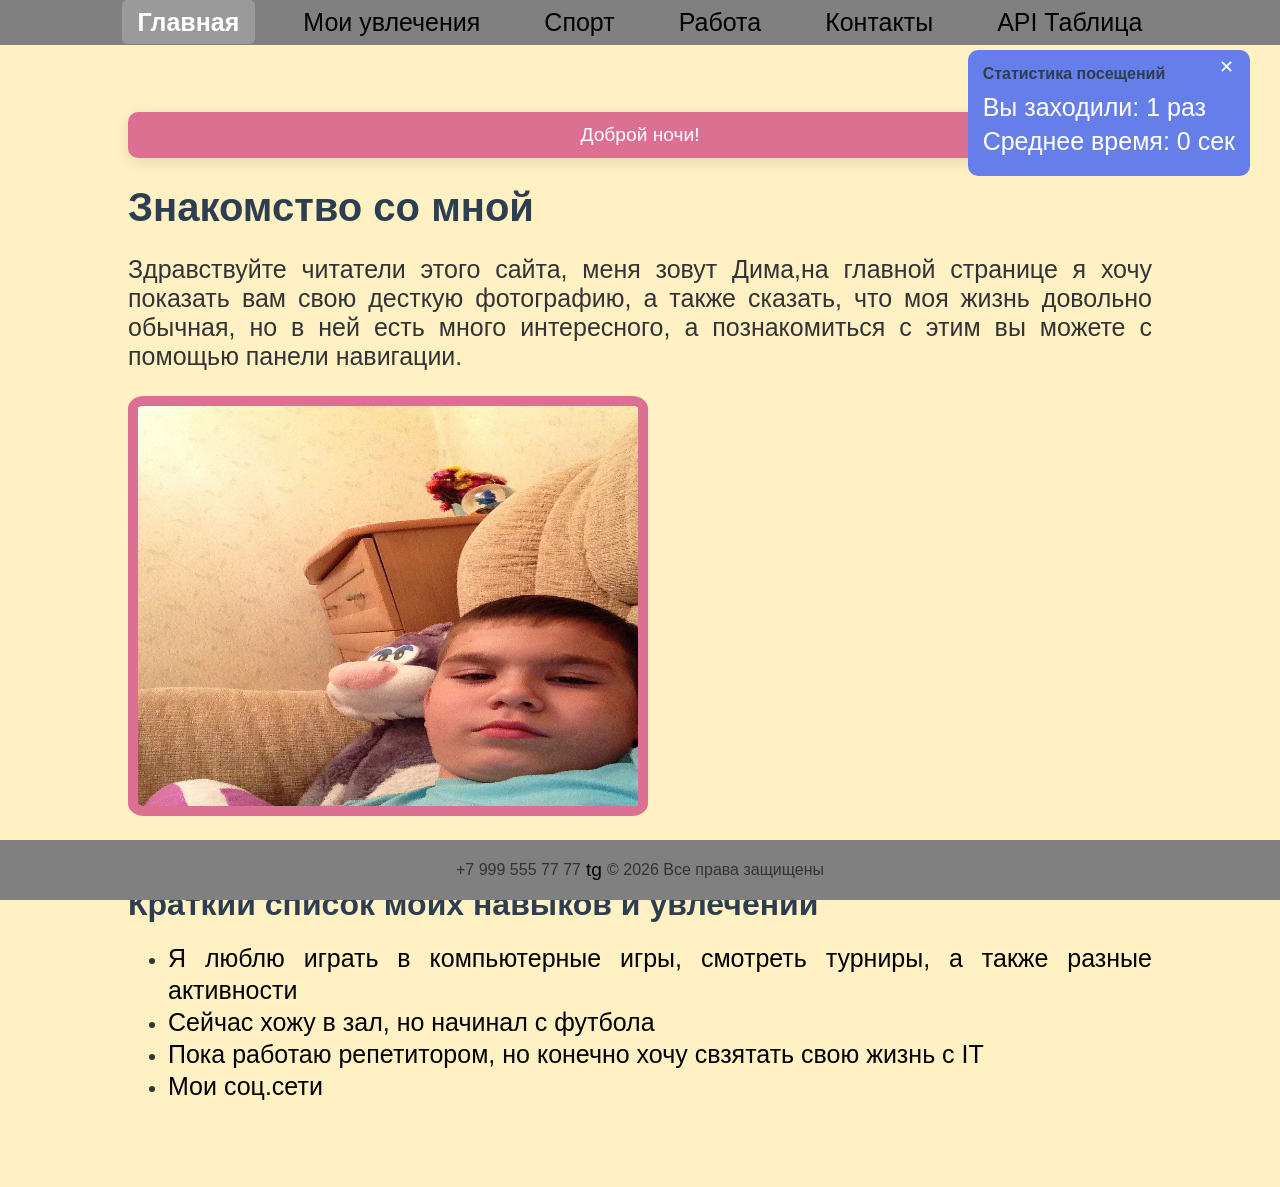
<file: index.html>
<!DOCTYPE html>
<html lang="en">

<head>
    <meta charset="UTF-8">
    <meta name="viewport" content="width=device-width, initial-scale=1.0">
    <link rel="stylesheet" href="./css/avtobio.css">
    <title>Автобиография</title>
</head>

<body>
    <div id="header-container"></div>

    <div class="container">
        <div id="user-greeting" class="greeting-box"></div>
        <div id="stats-window" class="stats-window">
            <h3>Статистика посещений</h3>
            <p>Вы заходили: <span id="visit-count">0</span> раз</p>
            <p>Среднее время: <span id="avg-time">0</span> сек</p>
            <button onclick="closeStats()">✕</button>
        </div>

        <h1>Знакомство со мной</h1>
        <header>
            <p>Здравствуйте читатели этого сайта, меня зовут Дима,на главной странице я хочу показать вам свою десткую
                фотографию, а также
                сказать, что моя жизнь довольно обычная, но в ней есть много интересного, а познакомиться с этим вы
                можете с
                помощью панели навигации.</p>

            <label><img src="./img/Я.jpeg" alt="моя детская фотка"> <br> На фотке я с зайцем, тут мне примерно 10
                лет.</label>
        </header>
        <h2>Краткий список моих навыков и увлечений</h2>
        <section>
            <ul>
                <li><a href="hobbi.html" class="nav">Я люблю играть в компьютерные игры, смотреть
                        турниры, а также разные активности </a></li>
                <li><a href="sport.html" class="nav" target="_blank">Сейчас хожу в зал, но начинал с футбола </a></li>
                <li><a href="work.html" class="nav">Пока работаю репетитором, но конечно хочу свзятать
                        свою жизнь с IT </a></li>
                <li><a href="contackts.html" class="nav">Мои соц.сети </a></li>
            </ul>
        </section>

    </div>

   <div id="footer-container"></div>
   
    <script type="module" src="./js/main.js"></script>
</body>

</html>
</file>
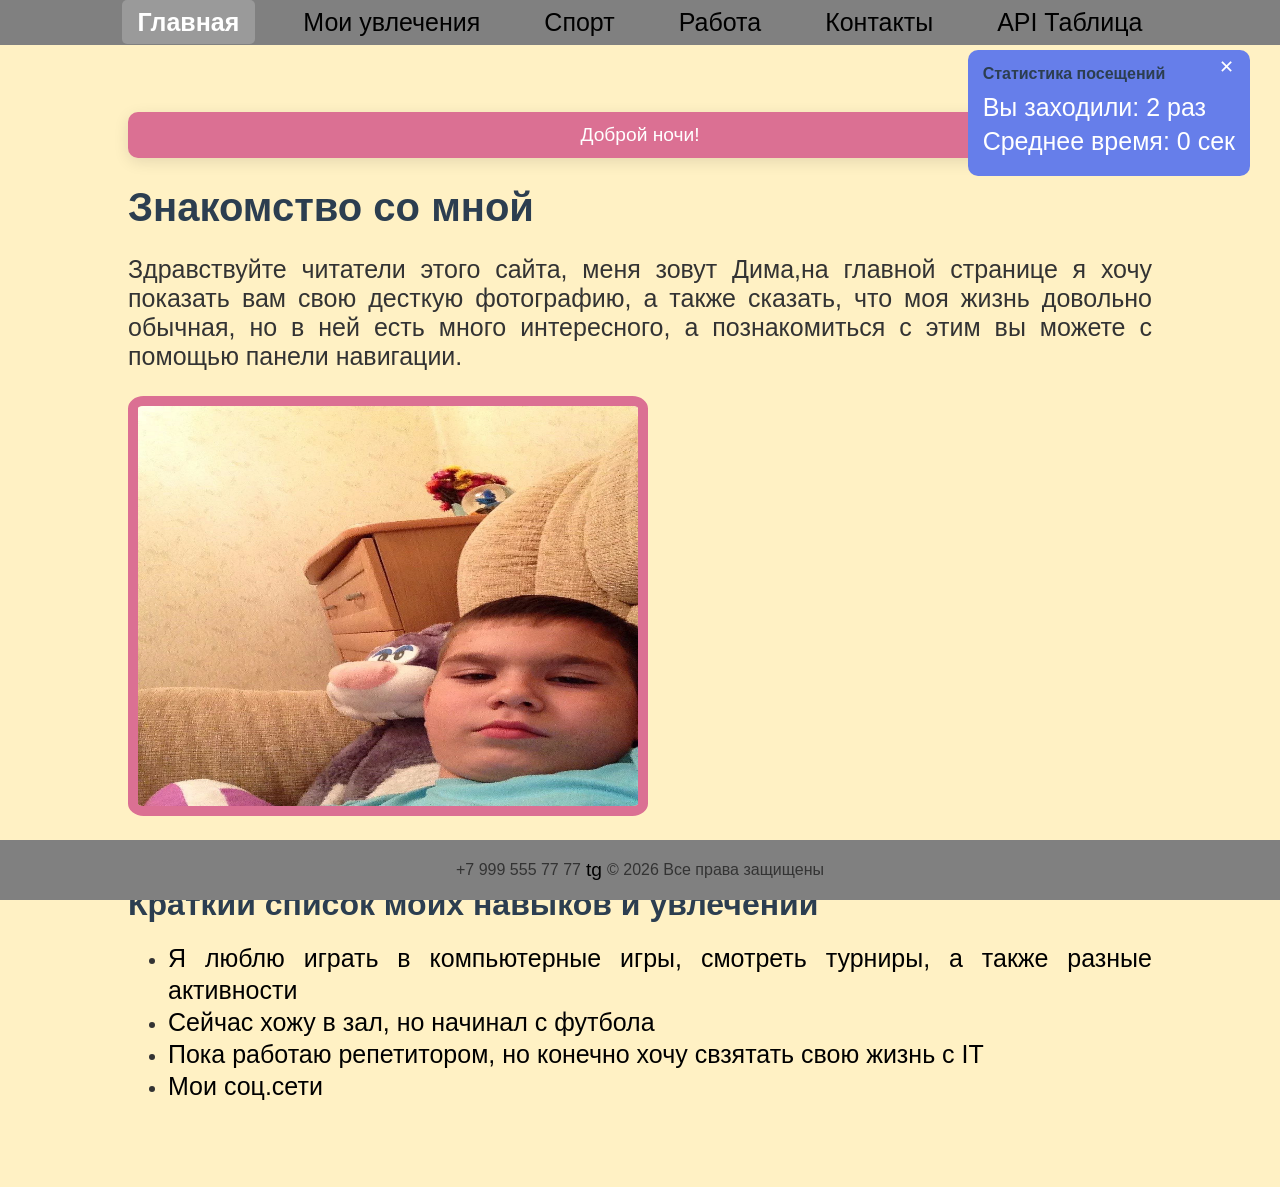
<file: html/index.html>
<!DOCTYPE html>
<html lang="en">

<head>
    <meta charset="UTF-8">
    <meta name="viewport" content="width=device-width, initial-scale=1.0">
    <link rel="stylesheet" href="../css/avtobio.css">
    <title>Автобиография</title>
</head>

<body>
    <div id="header-container"></div>

    <div class="container">
        <div id="user-greeting" class="greeting-box"></div>
        <div id="stats-window" class="stats-window">
            <h3>Статистика посещений</h3>
            <p>Вы заходили: <span id="visit-count">0</span> раз</p>
            <p>Среднее время: <span id="avg-time">0</span> сек</p>
            <button onclick="closeStats()">✕</button>
        </div>

        <h1>Знакомство со мной</h1>
        <header>
            <p>Здравствуйте читатели этого сайта, меня зовут Дима,на главной странице я хочу показать вам свою десткую
                фотографию, а также
                сказать, что моя жизнь довольно обычная, но в ней есть много интересного, а познакомиться с этим вы
                можете с
                помощью панели навигации.</p>

            <label><img src="../img/Я.jpeg" alt="моя детская фотка"> <br> На фотке я с зайцем, тут мне примерно 10
                лет.</label>
        </header>
        <h2>Краткий список моих навыков и увлечений</h2>
        <section>
            <ul>
                <li><a href="hobbi.html" class="nav">Я люблю играть в компьютерные игры, смотреть
                        турниры, а также разные активности </a></li>
                <li><a href="sport.html" class="nav" target="_blank">Сейчас хожу в зал, но начинал с футбола </a></li>
                <li><a href="work.html" class="nav">Пока работаю репетитором, но конечно хочу свзятать
                        свою жизнь с IT </a></li>
                <li><a href="contackts.html" class="nav">Мои соц.сети </a></li>
            </ul>
        </section>

    </div>

   <div id="footer-container"></div>
   
    <script type="module" src="../js/main.js"></script>
</body>

</html>
</file>
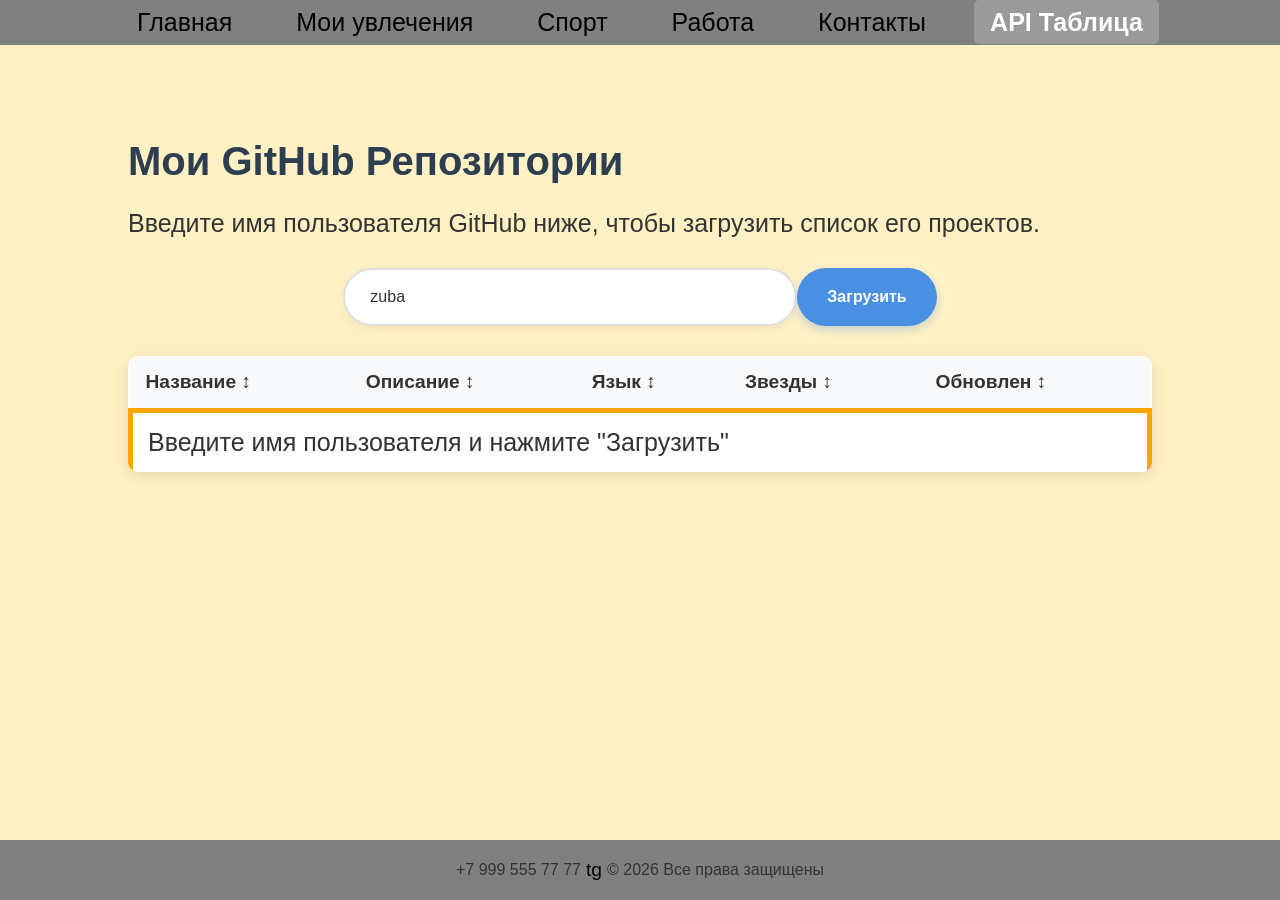
<file: api-table.html>
<!DOCTYPE html>
<html lang="ru">
<head>
    <meta charset="UTF-8">
    <meta name="viewport" content="width=device-width, initial-scale=1.0">
    <link rel="stylesheet" href="./css/avtobio.css">
    <title>GitHub Репозитории</title>
</head>
<body>
    <div id="header-container"></div>

    <div class="container">
        <h1>Мои GitHub Репозитории</h1>
        <p>Введите имя пользователя GitHub ниже, чтобы загрузить список его проектов.</p>
        
        
        <div class="search-container" >
            <input type="text" id="github-user-input" placeholder="Введите username (например, zuba)" value="zuba">
            <button id="load-btn">Загрузить</button>
        </div>

    
        <div class="table-wrapper">
            <table id="users-table" class="data-table">
                <thead>
                    <tr>
                        <th data-sort="name">Название ↕</th>
                        <th data-sort="description">Описание ↕</th>
                        <th data-sort="language">Язык ↕</th>
                        <th data-sort="stargazers_count">Звезды ↕</th>
                        <th data-sort="updated_at">Обновлен ↕</th>
                    </tr>
                </thead>
                <tbody>
                    <tr><td colspan="5">Введите имя пользователя и нажмите "Загрузить"</td></tr>
                </tbody>
            </table>
        </div>
        
        <p id="error-message"></p>
    </div>

    <div id="footer-container"></div>
    <script type="module" src="./js/main.js"></script>
</body>
</html>
</file>
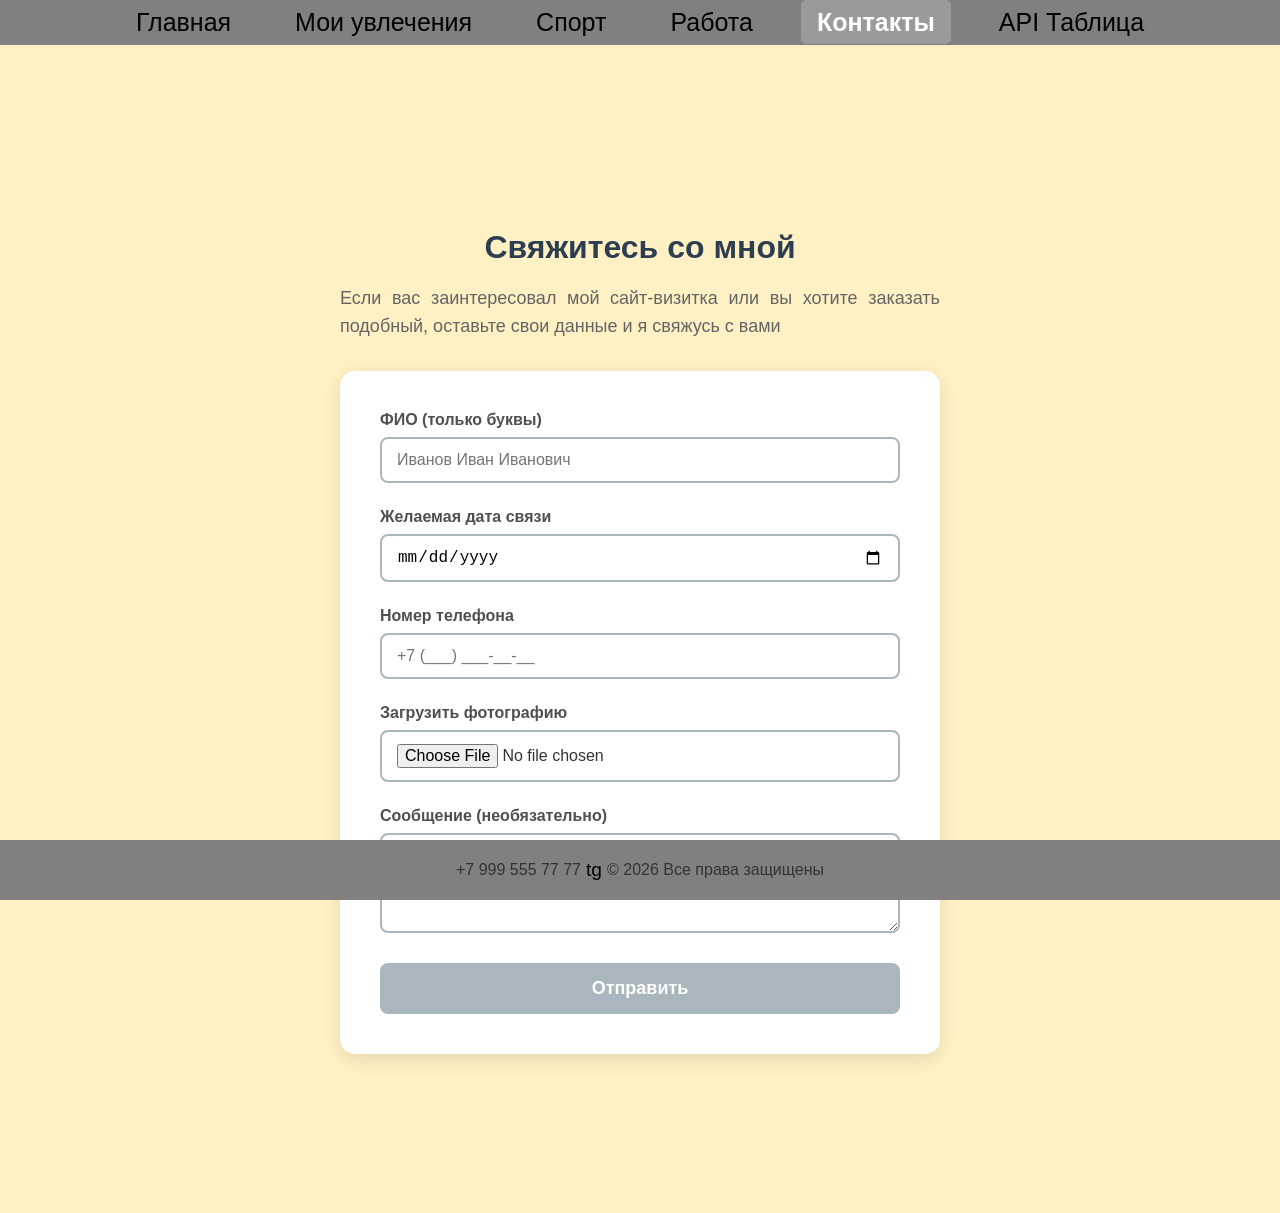
<file: contackts.html>
<!DOCTYPE html>
<html lang="en">
<head>
    <meta charset="UTF-8">
    <meta name="viewport" content="width=device-width, initial-scale=1.0">
    <link rel="stylesheet" href="./css/avtobio.css">
    <title>Contact</title>
</head>
<body>
    <div id="header-container"></div>

    <div class="container">
        
        <div id="contact-form-container"></div>
    </div>

    <div id="footer-container"></div>
    <script type="module" src="./js/main.js"></script>
</body>
</html>
</file>
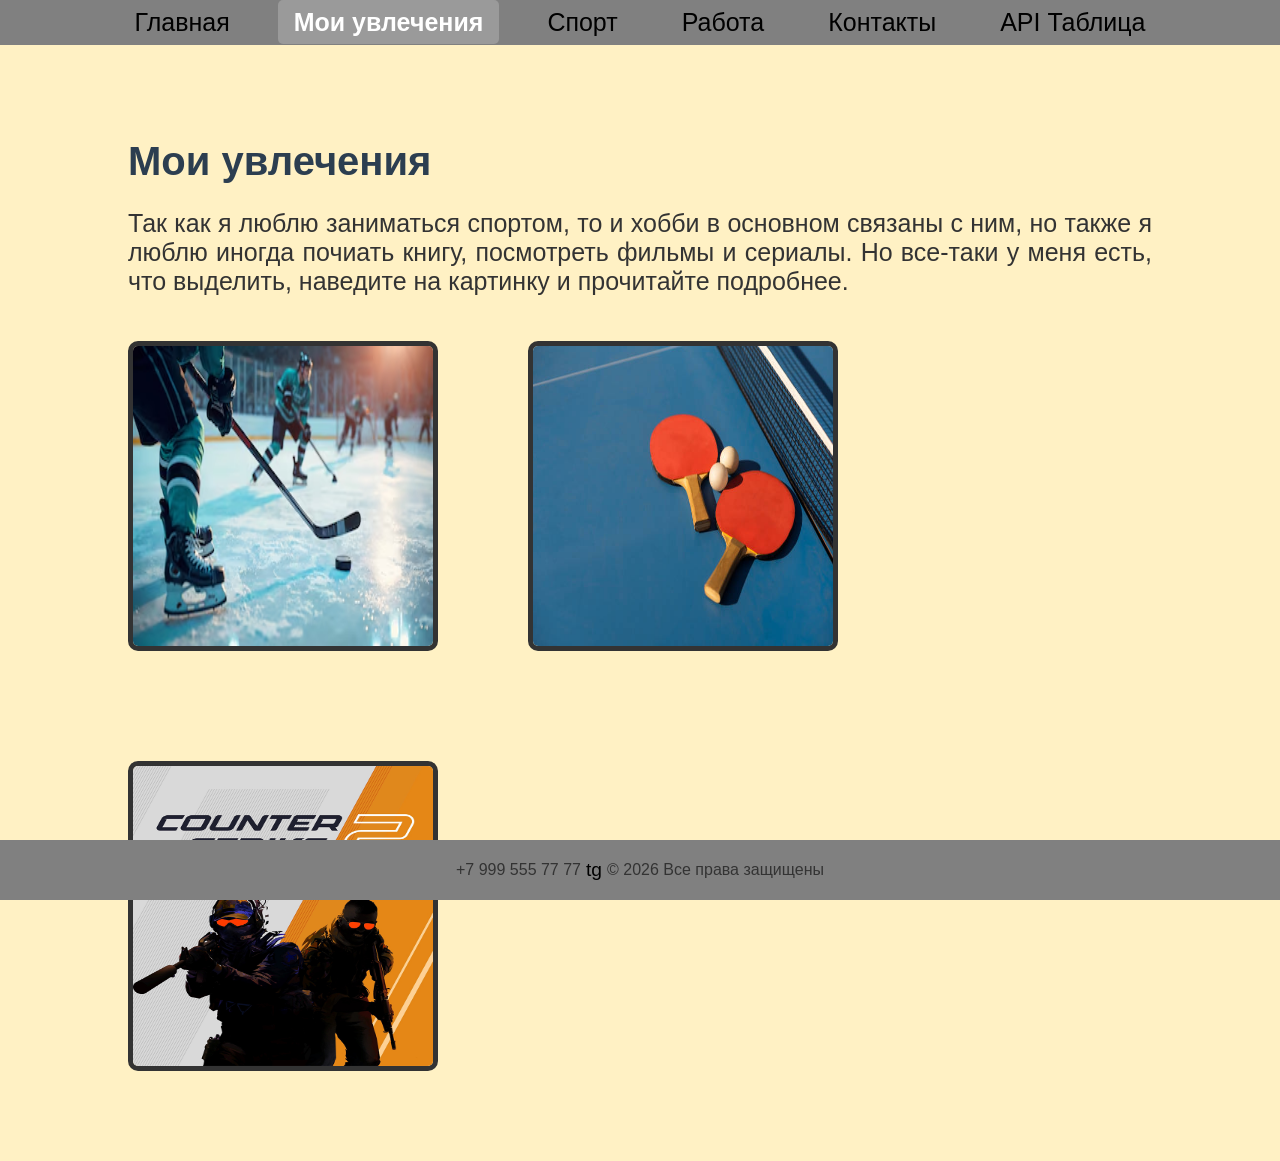
<file: hobbi.html>
<!DOCTYPE html>
<html lang="en">

<head>
    <meta charset="UTF-8">
    <meta name="viewport" content="width=device-width, initial-scale=1.0">
    <link rel="stylesheet" href="./css/avtobio.css">
    <title>Hobbi</title>
</head>

<body>
    <div id="header-container"></div>

    <div class="container">

        <header>
            <h1>Мои увлечения</h1>
            <p>Так как я люблю заниматься спортом, то и хобби в основном связаны с ним, но также я люблю иногда почиать
                книгу, посмотреть фильмы и сериалы.
                Но все-таки у меня есть, что выделить, наведите на картинку и прочитайте подробнее.
            </p>
        </header>

        <section id="hobbi">
            <div class="text">
                <img src="./img/illustration-person-playing-hockey_23-2151850207.avif" alt="хоккей" class="hoverr">
                <p>С дества любил хоккей, отец поставил меня на коньки в 3 года, но из-за зрения не смог попасть в
                    секцию, теперь это мое хобби, каждую зиму собираемся с пацанами и играем в хоккей</p>
            </div>
            <div class="text">
                <img src="./img/istockphoto-1425158165-612x612.jpg" alt="настольный теннис" class="hoverr">
                <p>Настольный теннис я полюбил в школе, как только перешл в среднюю школу наблюдал за старшими, а потом
                    и сам на каждой перемене стал играть.</p>

            </div>
            <div class="text">
                <img src="./img/Counter-strike_2.jpg" alt="КС2" class="hoverr">
                <p>В кс я начал играть во времена ковида, тогда мне было 14, с тех пор прошло много времени, сейчас
                    играю редко, больше смотрю турниры, моя любимая команда Team Spirit, гордость региона, сам имею 9
                    лвл фейсита.</p>

            </div>
        </section>
    </div>
    
    <div id="footer-container"></div>

    <script type="module" src="./js/main.js"></script>
</body>

</html>
</file>
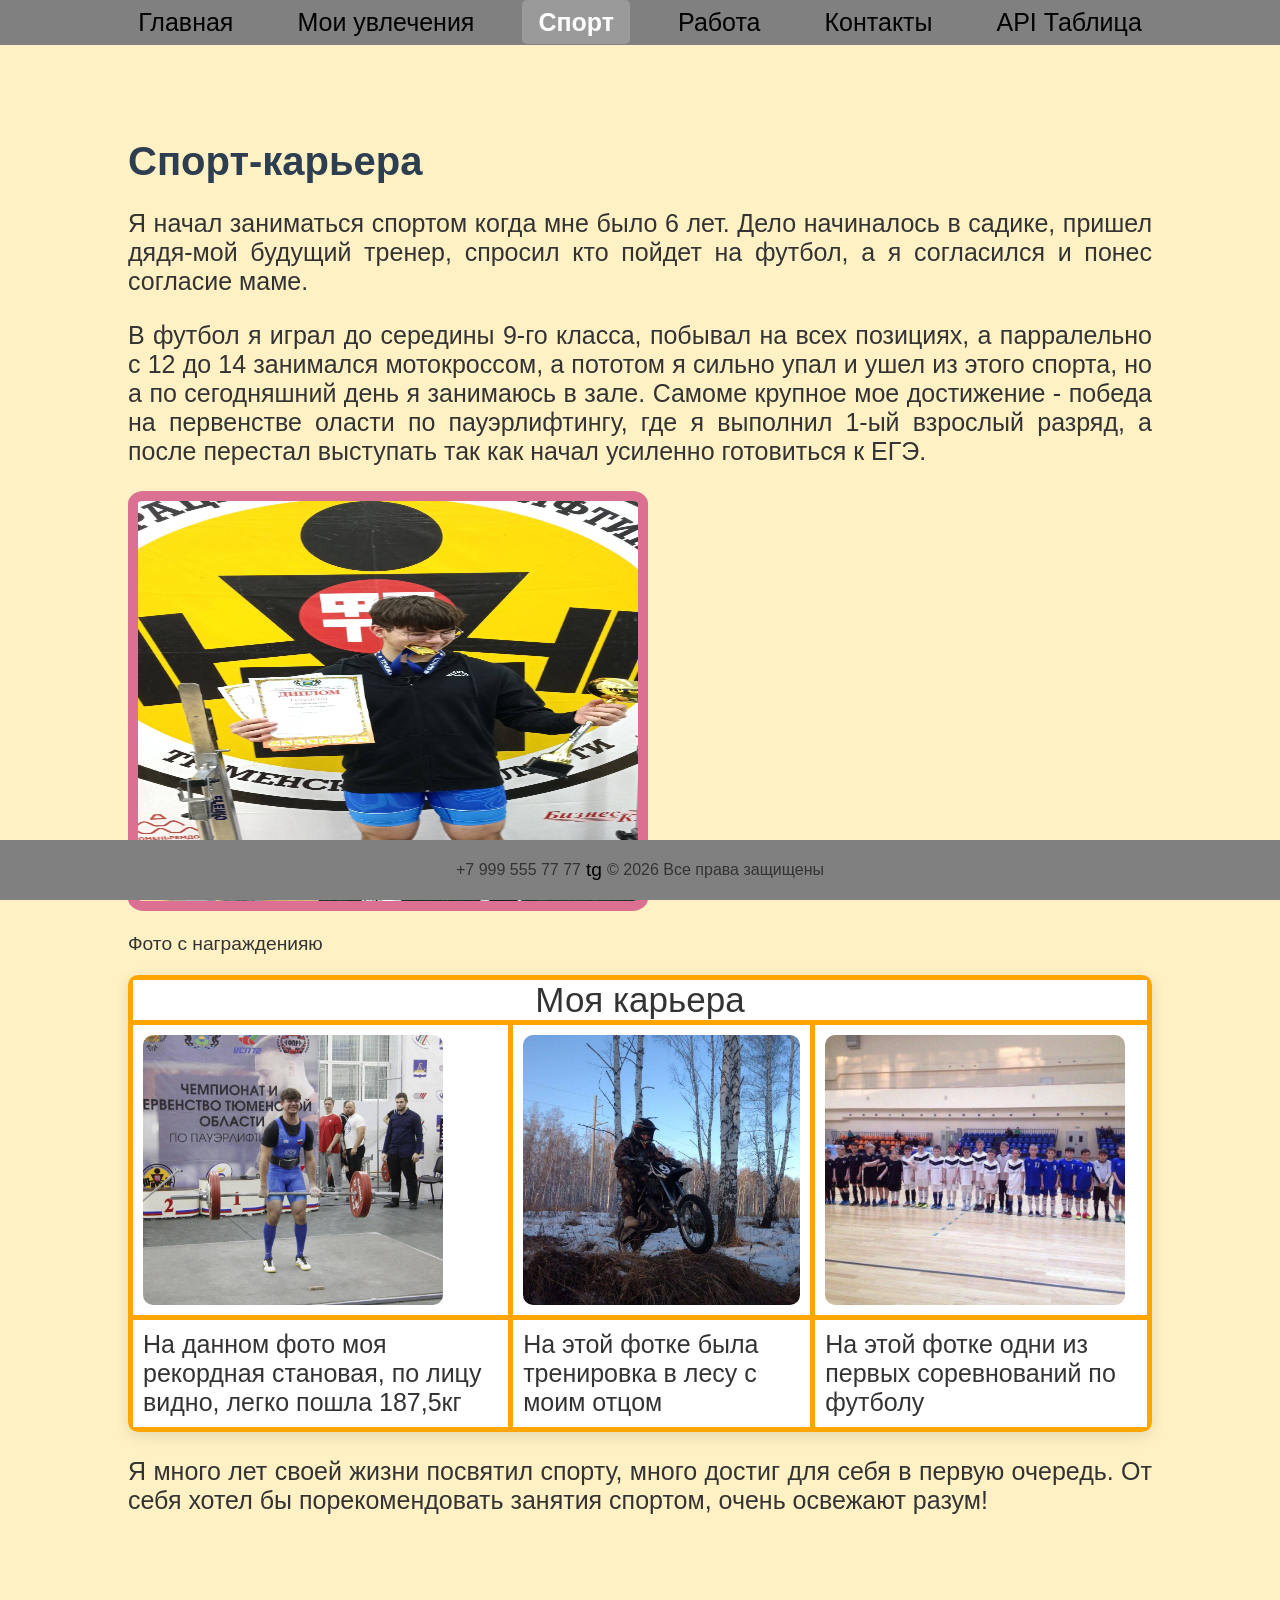
<file: sport.html>
<!DOCTYPE html>
<html lang="en">

<head>
    <meta charset="UTF-8">
    <meta name="viewport" content="width=device-width, initial-scale=1.0">
    <link rel="stylesheet" href="./css/avtobio.css">
    <title>Sport</title>
</head>

<body>

    <div id="header-container"></div>


    <div class="container">
        <header>
            <h1>Спорт-карьера</h1>
            <p>Я начал заниматься спортом когда мне было 6 лет. Дело начиналось в садике, пришел дядя-мой будущий
                тренер,
                спросил кто пойдет на футбол, а я согласился и понес согласие маме.</p>
            <p>В футбол я играл до середины 9-го класса, побывал на всех позициях, а парралельно с 12 до 14 занимался
                мотокроссом, а пототом я сильно упал и ушел из этого спорта, но а по сегодняшний день я занимаюсь в
                зале. Самоме крупное мое достижение - победа на первенстве оласти по пауэрлифтингу, где я выполнил 1-ый
                взрослый разряд, а после перестал выступать так как начал усиленно готовиться к ЕГЭ.
            </p>

            <label><img src="./img/first.jpg" alt="Первое место"> <br>Фото с награжденияю</label>
        </header>

        <section>
            <div id="sport-table-container"></div>

            <p>Я много лет своей жизни посвятил спорту, много достиг для себя в первую очередь. От себя хотел бы
                порекомендовать занятия спортом, очень освежают разум!</p>
        </section>

    </div>

   <div id="footer-container"></div>

  <script type="module" src="./js/main.js"></script>
</body>

</html>
</file>
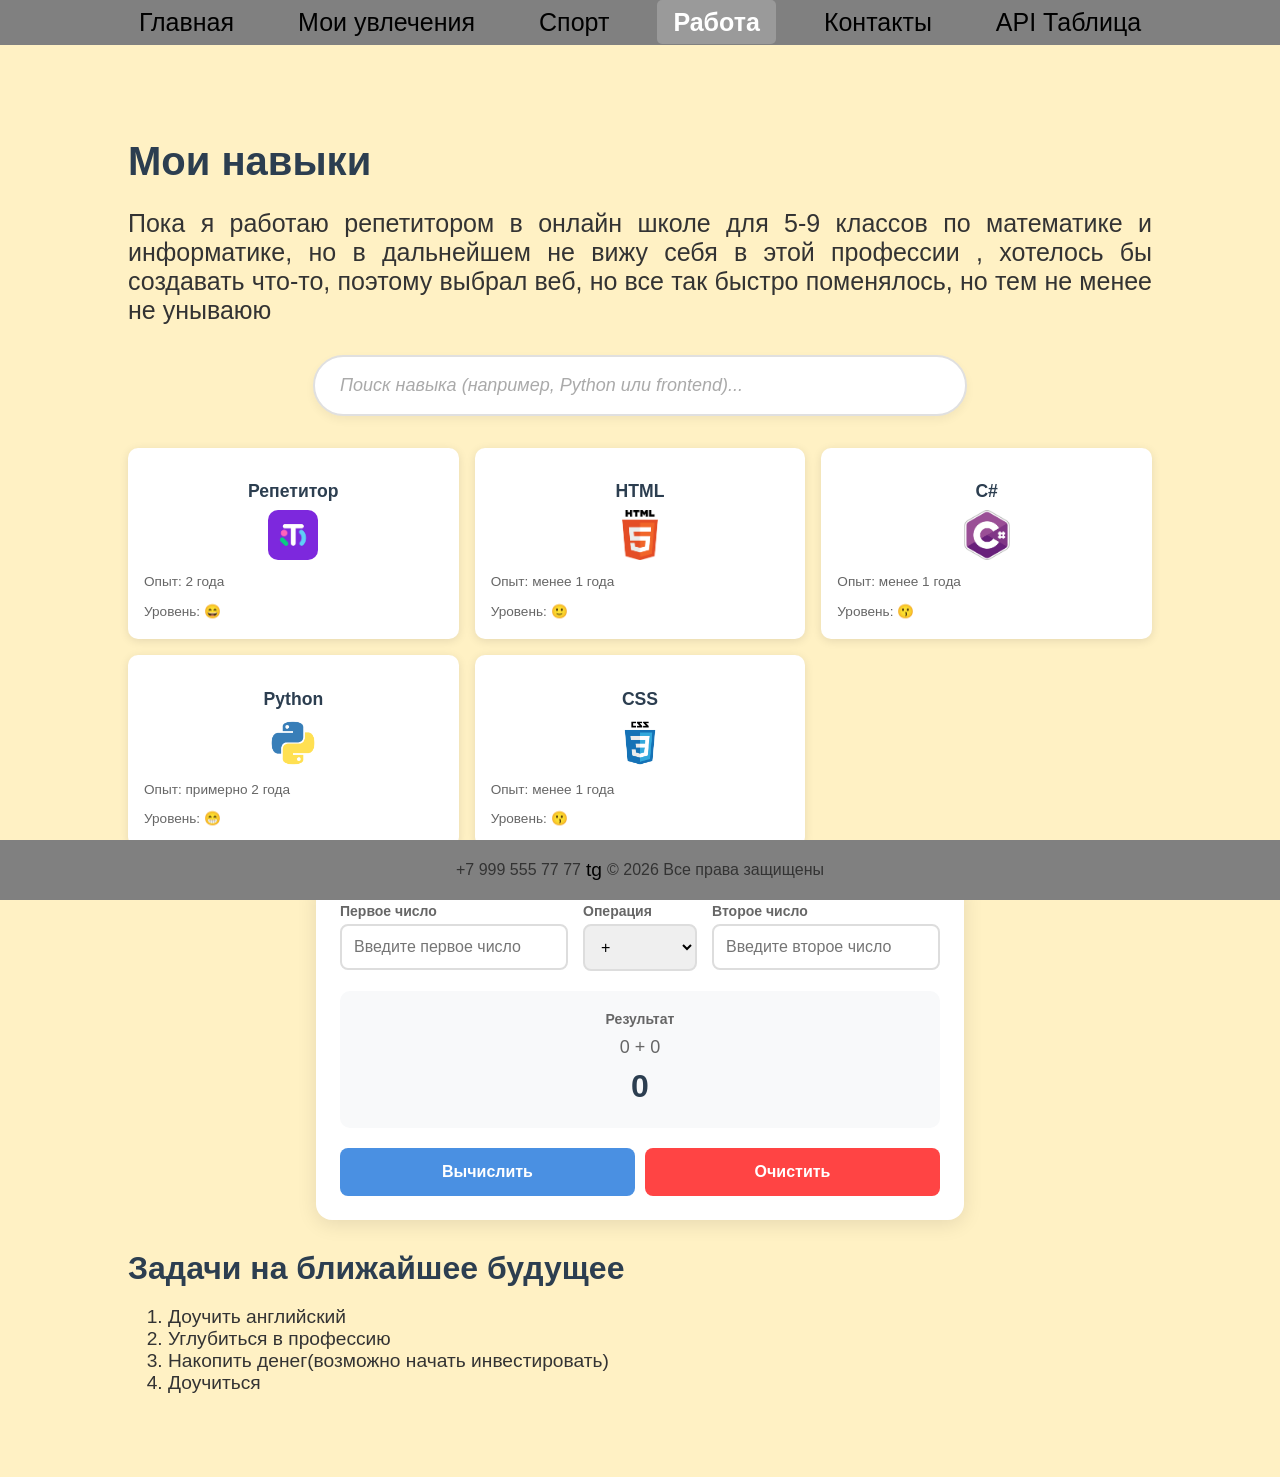
<file: work.html>
<!DOCTYPE html>
<html lang="en">

<head>
    <meta charset="UTF-8">
    <meta name="viewport" content="width=device-width, initial-scale=1.0">
    <link rel="stylesheet" href="./css/avtobio.css">
    <title>Workt</title>
</head>

<body>
    <div id="header-container"></div>


    <div class="container">
        <header>
            <h1>Мои навыки</h1>

            <p>Пока я работаю репетитором в онлайн школе для 5-9 классов по математике и информатике, но в дальнейшем не
                вижу себя в этой профессии , хотелось бы создавать что-то, поэтому выбрал веб, но все так быстро
                поменялось,
                но тем не менее не унываюю</p>

        </header>

        <div class="search-container">
            <input type="text" id="skills-search" placeholder="Поиск навыка (например, Python или frontend)...">
        </div>
        <div id="about-skills-container"></div>

        <div class="cards-grid" id="skills-container"></div>


        
        <div id="calculator-container"></div>


        <section>

            <h2>Задачи на ближайшее будущее</h2>
            <ol>
                <li>Доучить английский</li>
                <li>Углубиться в профессию</li>
                <li>Накопить денег(возможно начать инвестировать)</li>
                <li>Доучиться</li>
            </ol>
        </section>

    </div>

    <div id="footer-container"></div>

    <script type="module" src="./js/main.js"></script>
</body>

</html>
</file>
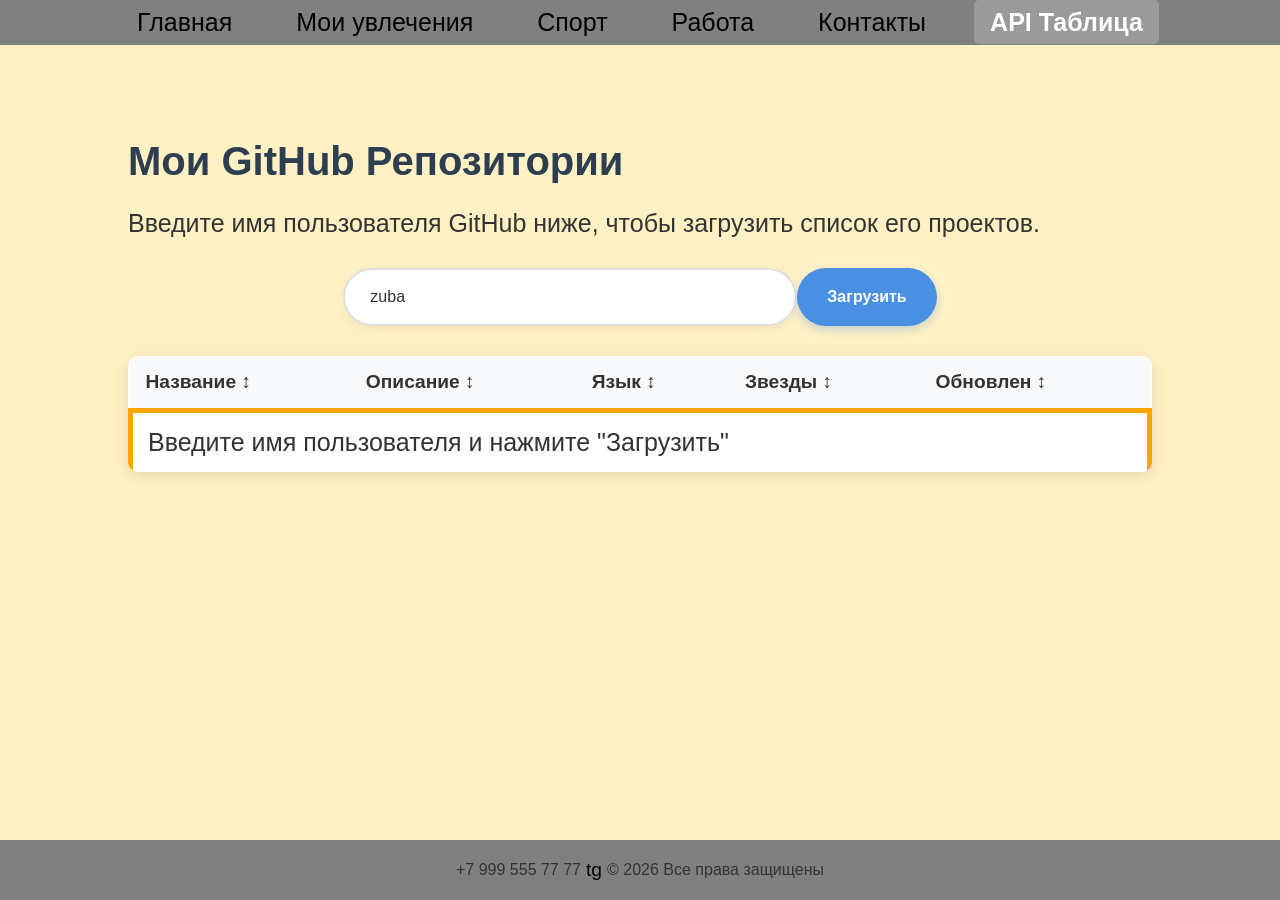
<file: html/api-table.html>
<!DOCTYPE html>
<html lang="ru">
<head>
    <meta charset="UTF-8">
    <meta name="viewport" content="width=device-width, initial-scale=1.0">
    <link rel="stylesheet" href="../css/avtobio.css">
    <title>GitHub Репозитории</title>
</head>
<body>
    <div id="header-container"></div>

    <div class="container">
        <h1>Мои GitHub Репозитории</h1>
        <p>Введите имя пользователя GitHub ниже, чтобы загрузить список его проектов.</p>
        
        
        <div class="search-container" >
            <input type="text" id="github-user-input" placeholder="Введите username (например, zuba)" value="zuba">
            <button id="load-btn">Загрузить</button>
        </div>

    
        <div class="table-wrapper">
            <table id="users-table" class="data-table">
                <thead>
                    <tr>
                        <th data-sort="name">Название ↕</th>
                        <th data-sort="description">Описание ↕</th>
                        <th data-sort="language">Язык ↕</th>
                        <th data-sort="stargazers_count">Звезды ↕</th>
                        <th data-sort="updated_at">Обновлен ↕</th>
                    </tr>
                </thead>
                <tbody>
                    <tr><td colspan="5">Введите имя пользователя и нажмите "Загрузить"</td></tr>
                </tbody>
            </table>
        </div>
        
        <p id="error-message"></p>
    </div>

    <div id="footer-container"></div>
    <script type="module" src="../js/main.js"></script>
</body>
</html>
</file>
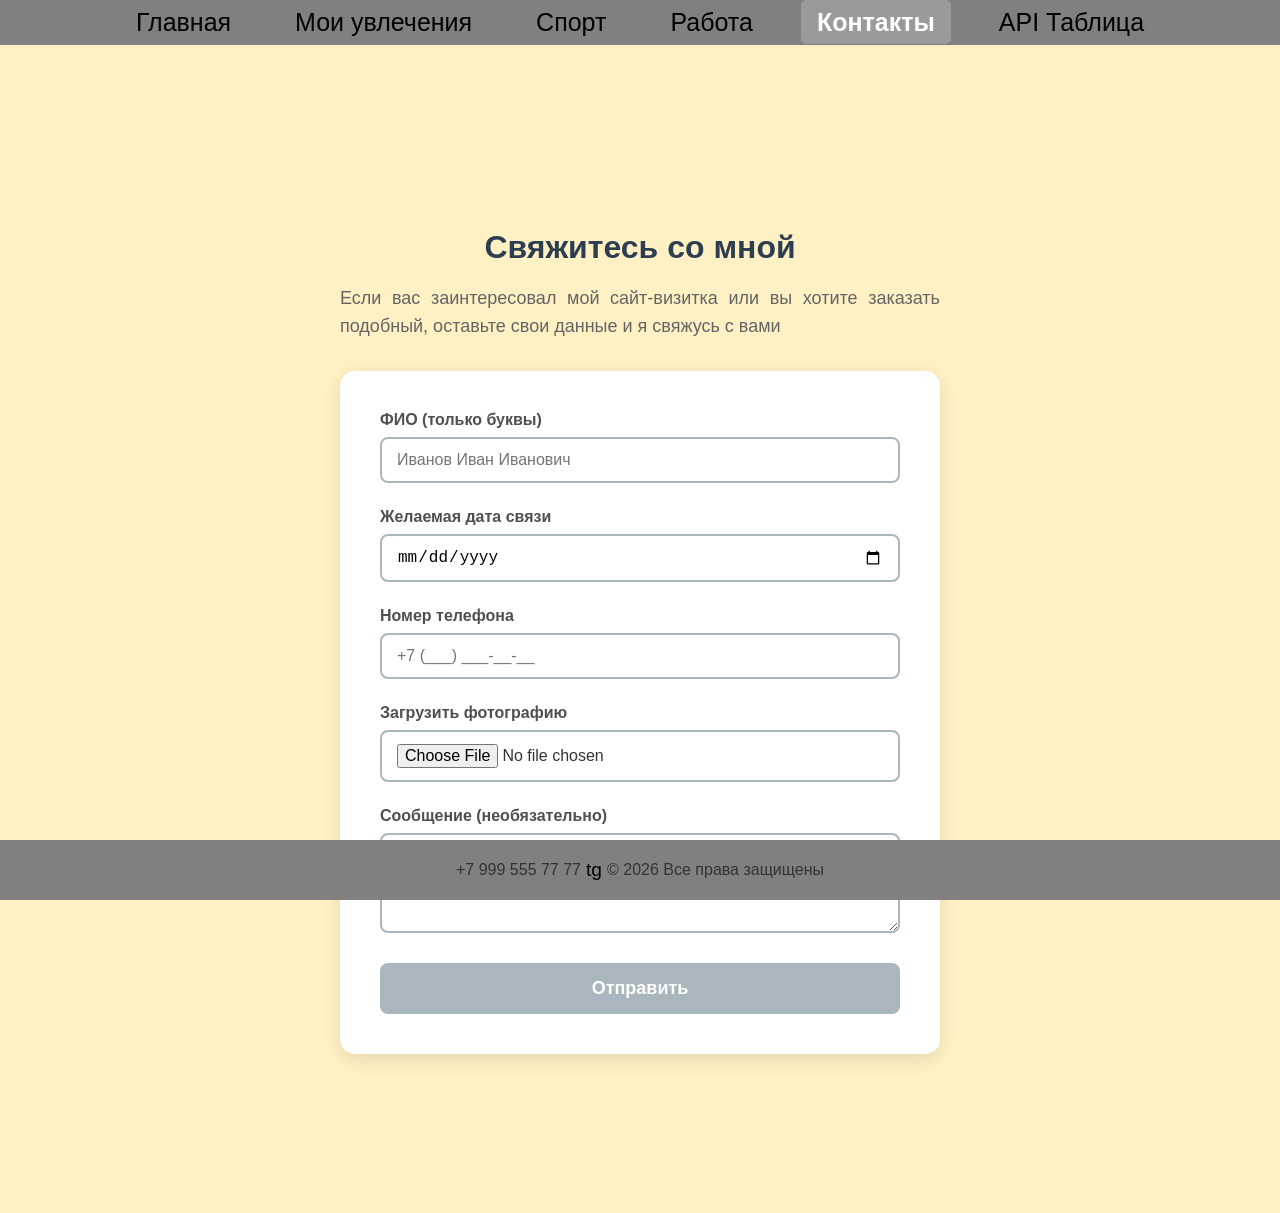
<file: html/contackts.html>
<!DOCTYPE html>
<html lang="en">
<head>
    <meta charset="UTF-8">
    <meta name="viewport" content="width=device-width, initial-scale=1.0">
    <link rel="stylesheet" href="../css/avtobio.css">
    <title>Contact</title>
</head>
<body>
    <div id="header-container"></div>

    <div class="container">
        
        <div id="contact-form-container"></div>
    </div>

    <div id="footer-container"></div>
    <script type="module" src="../js/main.js"></script>
</body>
</html>
</file>
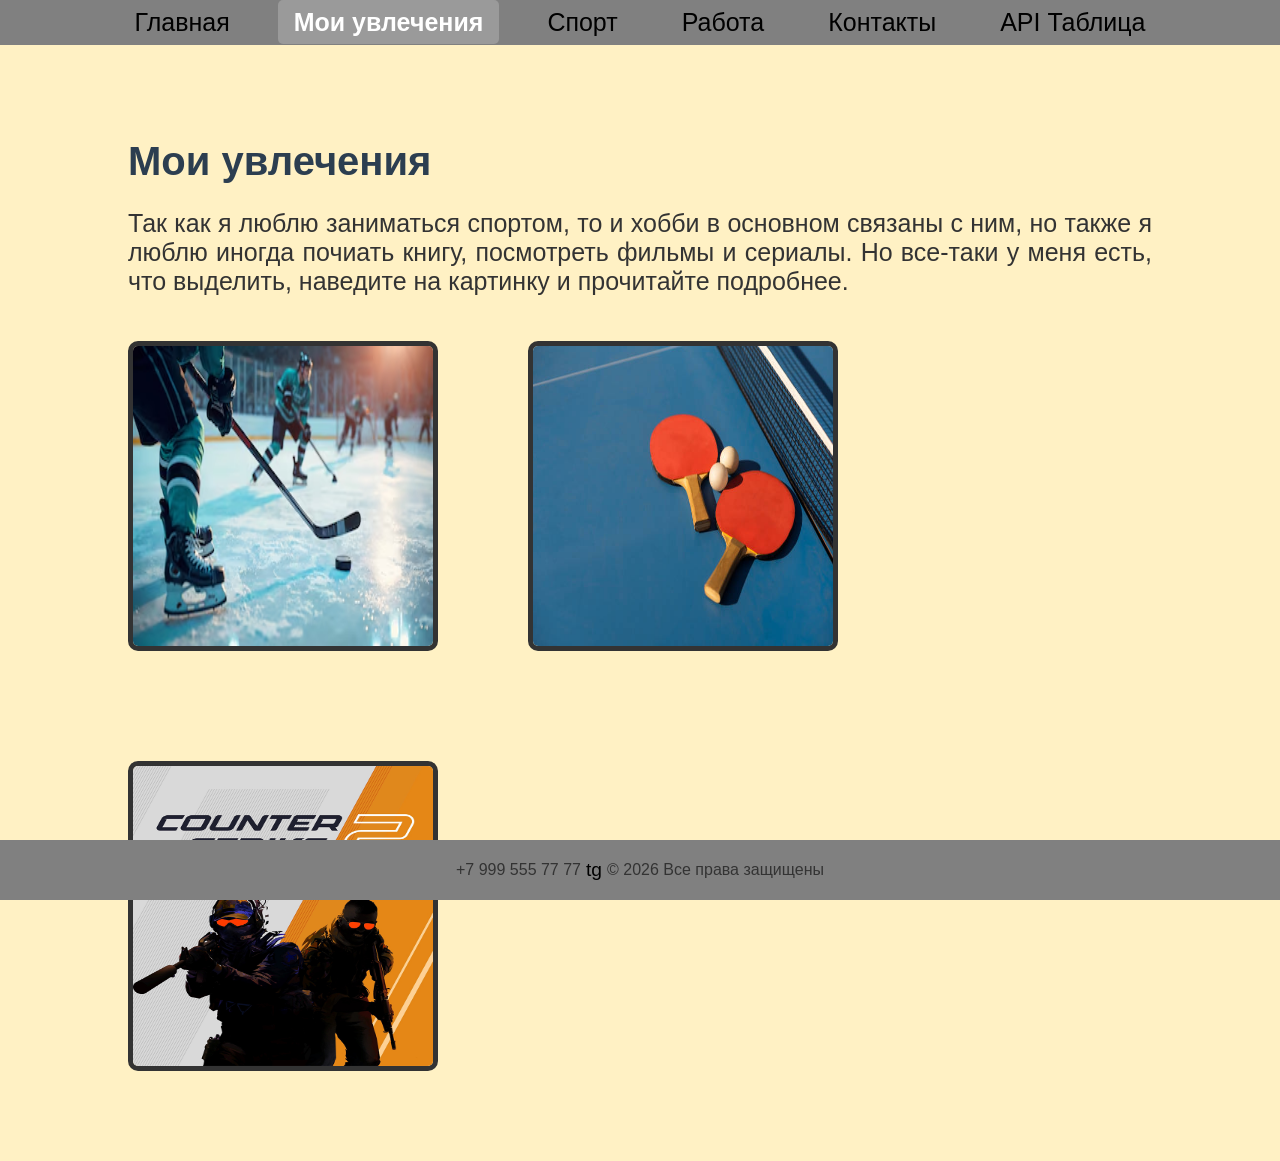
<file: html/hobbi.html>
<!DOCTYPE html>
<html lang="en">

<head>
    <meta charset="UTF-8">
    <meta name="viewport" content="width=device-width, initial-scale=1.0">
    <link rel="stylesheet" href="../css/avtobio.css">
    <title>Hobbi</title>
</head>

<body>
    <div id="header-container"></div>

    <div class="container">

        <header>
            <h1>Мои увлечения</h1>
            <p>Так как я люблю заниматься спортом, то и хобби в основном связаны с ним, но также я люблю иногда почиать
                книгу, посмотреть фильмы и сериалы.
                Но все-таки у меня есть, что выделить, наведите на картинку и прочитайте подробнее.
            </p>
        </header>

        <section id="hobbi">
            <div class="text">
                <img src="../img/illustration-person-playing-hockey_23-2151850207.avif" alt="хоккей" class="hoverr">
                <p>С дества любил хоккей, отец поставил меня на коньки в 3 года, но из-за зрения не смог попасть в
                    секцию, теперь это мое хобби, каждую зиму собираемся с пацанами и играем в хоккей</p>
            </div>
            <div class="text">
                <img src="../img/istockphoto-1425158165-612x612.jpg" alt="настольный теннис" class="hoverr">
                <p>Настольный теннис я полюбил в школе, как только перешл в среднюю школу наблюдал за старшими, а потом
                    и сам на каждой перемене стал играть.</p>

            </div>
            <div class="text">
                <img src="../img/Counter-strike_2.jpg" alt="КС2" class="hoverr">
                <p>В кс я начал играть во времена ковида, тогда мне было 14, с тех пор прошло много времени, сейчас
                    играю редко, больше смотрю турниры, моя любимая команда Team Spirit, гордость региона, сам имею 9
                    лвл фейсита.</p>

            </div>
        </section>
    </div>
    
    <div id="footer-container"></div>

    <script type="module" src="../js/main.js"></script>
</body>

</html>
</file>
<file: css/avtobio.css>
body {
    font-family: Arial, sans-serif;
    font-size: 1.2rem;
    margin: 0;
    color: #333;
    background-color: rgb(255, 241, 196);
}

.active {
    background: rgba(255, 255, 255, 0.2);
    border-radius: 5px;
    font-weight: bold;
    color: white;
}

#menu-toggle {
    display: none;
}

.menu-icon {
    display: none;
}

nav {
    background: grey;
    position: fixed;
    width: 100%;
    top: 0;
    z-index: 1000;
}

nav ul {
    display: flex;
    flex-direction: row;
    justify-content: center;
    list-style: none;
    gap: 2rem;
    margin: 0;
    padding: 0.5rem 0;
}

nav a {
    color: black;
    text-decoration: none;
    font-weight: 500;
    font-size: 1.1rem;
    padding: 0.5rem 1rem;
}

nav a:hover {
    color: white;
}

p {
    font-size: 25px;
    text-align: justify;
}

header img {
    width: 500px;
    height: 400px;
    border: 5px solid;
    border-radius: 3%;
}

section ul {
    font-size: 20px;
    line-height: 30px;
    text-align: justify;
}

li a {
    text-decoration: none;
    font-size: 25px;
    color: black;
}

.nav:hover {
    color: white;
}

.container {
    width: 80%;
    max-width: 1200px;
    margin: 0 auto;
    padding: 7rem 3rem 4rem;
}

h1 {
    font-size: 2.5rem;
    margin-bottom: 1.5rem;
    color: #2c3e50;
}

h2 {
    font-size: 2rem;
    margin-bottom: 1rem;
    color: #2c3e50;
}

h3 {
    font-size: 1.5rem;
    margin-bottom: 0.8rem;
    color: #2c3e50;
}

.text p {
    width: 300px;
    height: 300px;
    font-size: 20px;
}

.text {
    width: 400px;
    height: 400px;
    float: left;
    position: relative;
    margin-top: 20px;
}

.hoverr {
    width: 300px;
    height: 300px;
    border: 5px solid;
    position: absolute;
    transition: opacity 0.5s ease;
}

.hoverr:hover {
    opacity: 0%;
}

img {
    max-width: 100%;
    display: block;
    border-radius: 10px;
}

.cards-grid {
    display: grid;
    grid-template-columns: repeat(3, 1fr);
    gap: 1rem;
    margin: 2rem 0;
}

.card {
    background: white;
    padding: 1rem;
    border-radius: 10px;
    box-shadow: 0 2px 10px rgba(0, 0, 0, 0.1);
    transition: transform 0.3s;
    text-align: center;
}

.card:hover {
    transform: translateY(-5px);
}

.card h3 {
    font-size: 1.1rem;
    margin-bottom: 0.5rem;
    color: #2c3e50;
}

.card img {
    width: 50px;
    height: 50px;
    object-fit: contain;
    margin: 0.5rem auto;
    display: block;
}

.card p {
    font-size: 0.85rem;
    margin-bottom: 0.3rem;
    color: #666;
}

table {
    border-collapse: collapse;
    width: 100%; 
}

label img {
    border: 10px solid palevioletred;
    border-radius: 3%;
    height: 400px;
}

table caption {
    border-top: 5px solid orange;
    border-left: 5px solid orange;
    border-right: 5px solid orange;
    font-size: 35px;
}

table td {
    padding: 10px;
    border: 5px solid orange;
    font-size: 25px;
}

table img {
    width: 300px;
    height: 270px;
    object-fit: cover;
}

.contact-section {
    max-width: 600px;
    margin: 50px auto;
    padding: 40px;
    text-align: center;
}

.contact-description {
    font-size: 18px;
    color: rgb(100, 100, 100);
    margin-bottom: 30px;
    line-height: 1.6;
}

.contact-form {
    background: white;
    padding: 40px;
    border-radius: 15px;
    box-shadow: 0 5px 20px rgba(0, 0, 0, 0.1);
    text-align: left;
}

.form-group {
    margin-bottom: 25px;
}

.form-group label {
    display: block;
    margin-bottom: 8px;
    font-size: 16px;
    font-weight: bold;
    color: rgb(80, 79, 79);
}

.form-group input,
.form-group textarea {
    width: 100%;
    padding: 12px 15px;
    font-size: 16px;
    border: 2px solid rgb(170, 182, 190);
    border-radius: 8px;
    box-sizing: border-box;
    transition: border-color 0.3s ease;
    /* font-family удален, наследуется от body */
}

.form-group input:focus,
.form-group textarea:focus {
    outline: none;
    border-color: rgb(80, 79, 79);
}

.form-group textarea {
    resize: vertical;
    min-height: 100px;
}

.submit-btn {
    width: 100%;
    padding: 15px;
    font-size: 18px;
    font-weight: bold;
    color: white;
    background-color: rgb(170, 182, 190);
    border: none;
    border-radius: 8px;
    cursor: pointer;
    transition: background-color 0.3s ease;
}

.submit-btn:hover {
    background-color: rgb(80, 79, 79);
}

.submit-btn:active {
    transform: scale(0.98);
}

footer {
    background-color: grey;
    position: fixed;
    width: 100%;
    height: auto;
    min-height: 60px;
    z-index: 100;
    bottom: 0;
    padding: 0;
    display: flex;
    justify-content: center;
    align-items: center;
}

footer p {
    font-size: 16px;
    text-align: center;
}

footer a {
    color: black;
    text-decoration: none;
    margin: 0 5px;
}

footer a:hover {
    color: white;
}

@media screen and (max-width: 1024px) {
    nav {
        padding: 0.5rem 2vw;
        background: grey;
    }

    nav ul {
        flex-direction: row;
        gap: 0.3rem;
        padding: 0.5rem 0;
        background: transparent;
        border-radius: 0;
        margin-top: 0;
    }

    nav a {
        color: white;
        padding: 0.3rem 0.8rem;
        font-size: 0.95rem;
        text-align: left;
    }

    ul p {
        font-size: 20px;
    }

    nav a:hover {
        background: rgba(255, 255, 255, 0.1);
        border-radius: 5px;
    }

    p {
        max-width: 1024px;
    }

    .container {
        width: 90%;
        padding: 6rem 2rem 3rem;
    }

    h1 {
        font-size: 2.2rem;
    }

    h2 {
        font-size: 1.8rem;
    }

    .cards-grid {
        grid-template-columns: repeat(2, 1fr);
    }

    .table-wrapper {
        overflow-x: auto;
    }

    table {
        font-size: 0.95rem;
    }

    th,
    td {
        padding: 1rem;
    }

    footer {
        padding: 0;
        font-size: 0.8rem;
    }

    .calc-inputs {
        grid-template-columns: 1fr;
        gap: 10px;
    }
    
    .calculator {
        padding: 16px;
        max-width: 100%;
    }
    
    .calc-actions {
        grid-template-columns: 1fr;
    }

    .buttons button {
        padding: 12px;
        font-size: 16px;
    }

    #api-table .search-container {
        flex-direction: column;
        gap: 10px;
    }

    #github-user-input,
    #load-btn {
        width: 100%;
        max-width: 100%;
    }
}

@media screen and (max-width: 767px) {
    .menu-icon {
        display: flex;
        flex-direction: column;
        cursor: pointer;
        padding: 0.5rem;
        position: absolute;
        left: 3rem;
        top: 0;
        z-index: 100;
    }

    .menu-icon span {
        width: 25px;
        height: 1px;
        background-color: white;
        margin: 2px 0;
        transition: 0.3s;
        border-radius: 2px;
    }

    nav {
        background-color: grey;
        padding: 1rem;
    }

    nav ul {
        display: none;
        flex-direction: column;
        list-style: none;
        gap: 0.1rem;
        margin-top: 0.1rem;
        padding: 0.3rem;
        background-color: grey;
        border-radius: 0;
    }

    #menu-toggle:checked~ul {
        display: flex;
    }

    nav a {
        color: white;
        text-decoration: none;
        font-weight: 300;
        padding: 0.2rem 0.5rem;
        display: block;
        font-size: 0.8rem;
        text-align: left;
    }

    .container {
        width: 95%;
        padding: 5rem 1rem 2rem;
    }

    .cards-grid {
        grid-template-columns: 1fr;
    }

    .table-wrapper {
        overflow-x: auto;
    }

    table {
        font-size: 0.9rem;
    }

    th,
    td {
        padding: 1rem;
    }

    footer {
        padding: 0.2rem;
        font-size: 0.7rem;
        min-height: auto;
    }

    footer p {
        font-size: 14px;
    }

    .calc-inputs {
        grid-template-columns: 1fr;
        gap: 10px;
    }
    
    .calculator {
        padding: 16px;
        max-width: 100%;
    }
    
    .calc-actions {
        grid-template-columns: 1fr;
    }

    .buttons button {
        padding: 12px;
        font-size: 16px;
    }

    #api-table .search-container {
        flex-direction: column;
        gap: 10px;
    }

    #github-user-input,
    #load-btn {
        width: 100%;
        max-width: 100%;
    }
}

.greeting-box {
    font-size: 1.2rem;
    color: #ffffff;
    background-color: palevioletred;
    padding: 12px 20px;
    border-radius: 10px;
    margin-bottom: 20px;
    text-align: center;
    font-weight: 500;
    box-shadow: 0 4px 15px rgba(0, 0, 0, 0.1);
}

.stats-window {
    position: fixed;
    top: 50px;
    right: 30px;
    background-color: #667eea;
    color: white;
    padding: 15px;
    border-radius: 10px;
    font-size: 14px;
    min-width: 200px;
}

.stats-window h3 {
    margin: 0 0 10px 0;
    font-size: 16px;
}

.stats-window p {
    margin: 5px 0;
}

.stats-window button {
    position: absolute;
    top: 5px;
    right: 10px;
    background: none;
    border: none;
    color: white;
    font-size: 18px;
    cursor: pointer;
}


.calculator {
    background-color: #fff;
    border-radius: 16px;
    padding: 24px;
    max-width: 600px;
    margin: 30px auto;
    box-shadow: 0 4px 20px rgba(0, 0, 0, 0.1);
}

.calc-inputs {
    display: grid;
    grid-template-columns: 1fr 1fr 1fr;
    gap: 15px;
    margin-bottom: 20px;
}

.input-group {
    display: flex;
    flex-direction: column;
}

.input-group label {
    font-size: 14px;
    font-weight: bold;
    color: #666;
    margin-bottom: 5px;
}

.input-group input,
.input-group select {
    padding: 12px;
    font-size: 16px;
    border: 2px solid #ddd;
    border-radius: 8px;
    transition: border-color 0.3s;
}

.input-group input:focus,
.input-group select:focus {
    outline: none;
    border-color: #4a90e2;
    box-shadow: 0 0 0 3px rgba(74, 144, 226, 0.1);
}

.calc-result {
    background: #f8f9fa;
    padding: 20px;
    border-radius: 10px;
    margin-bottom: 20px;
    text-align: center;
}

.calc-result label {
    font-size: 14px;
    font-weight: bold;
    color: #666;
    display: block;
    margin-bottom: 10px;
}

.expression-display {
    font-size: 18px;
    color: #666;
    margin-bottom: 10px;
}

.result-display {
    font-size: 32px;
    font-weight: bold;
    color: #2c3e50;
    min-height: 40px;
}

.calc-actions {
    display: grid;
    grid-template-columns: 1fr 1fr;
    gap: 10px;
}

.calc-btn {
    padding: 15px;
    font-size: 16px;
    font-weight: bold;
    border: none;
    border-radius: 8px;
    cursor: pointer;
    transition: all 0.3s ease;
}

.calculate-btn {
    background-color: #4a90e2;
    color: white;
}

.calculate-btn:hover {
    background-color: #357abd;
    transform: translateY(-2px);
    box-shadow: 0 4px 12px rgba(74, 144, 226, 0.3);
}

.clear-btn {
    background-color: #ff4444;
    color: white;
}

.clear-btn:hover {
    background-color: #cc0000;
    transform: translateY(-2px);
    box-shadow: 0 4px 12px rgba(255, 68, 68, 0.3);
}

.search-container {
    margin: 30px 0;
    display: flex;
    justify-content: center;
    width: 100%;
}

#skills-search {
    width: 100%;
    max-width: 600px;
    padding: 18px 25px;
    font-size: 18px;
    border: 2px solid #e0e0e0;
    border-radius: 50px;
    transition: all 0.3s ease;
    box-shadow: 0 4px 10px rgba(0, 0, 0, 0.05);
    background-color: #ffffff;
    color: #333;
}

#skills-search:hover {
    border-color: #ccc;
    box-shadow: 0 6px 15px rgba(0, 0, 0, 0.1);
}

#skills-search:focus {
    border-color: #4a90e2;
    box-shadow: 0 0 0 4px rgba(74, 144, 226, 0.2);
    transform: translateY(-2px);
}

#skills-search::placeholder {
    color: #aaa;
    font-style: italic;
}

.table-wrapper {
    overflow-x: auto;
    margin-top: 20px;
    box-shadow: 0 4px 15px rgba(0, 0, 0, 0.1);
    border-radius: 10px;
    background-color: #fff;
}

.data-table {
    width: 100%;
    border-collapse: collapse;
    min-width: 600px;
}

.data-table th,
.data-table td {
    padding: 15px;
    text-align: left;
    border-bottom: 1px solid #eee;
}

.data-table th {
    background-color: #f8f9fa;
    font-weight: bold;
    color: #333;
    cursor: pointer;
    user-select: none;
}

.data-table th:hover {
    background-color: #e9ecef;
}

.data-table tr:hover {
    background-color: #f1f7ff;
}

.data-table tbody tr:last-child td {
    border-bottom: none;
}

#api-table .search-container {
    margin: 20px 0;
    display: flex;
    justify-content: center;
    align-items: center;
    gap: 15px;
    width: 100%;
}

#github-user-input {
    width: 100%;
    max-width: 400px;
    padding: 18px 25px;
    font-size: 16px;
    border: 2px solid #e0e0e0;
    border-radius: 50px;
    transition: all 0.3s ease;
    box-shadow: 0 4px 10px rgba(0, 0, 0, 0.05);
    background-color: #ffffff;
    color: #333;
}

#github-user-input:hover {
    border-color: #ccc;
    box-shadow: 0 6px 15px rgba(0, 0, 0, 0.1);
}

#github-user-input:focus {
    border-color: #4a90e2;
    box-shadow: 0 0 0 4px rgba(74, 144, 226, 0.2);
    transform: translateY(-2px);
}

#github-user-input::placeholder {
    color: #aaa;
    font-style: italic;
}

#load-btn {
    padding: 18px 30px;
    font-size: 16px;
    font-weight: bold;
    color: white;
    background-color: #4a90e2;
    border: none;
    border-radius: 50px;
    cursor: pointer;
    transition: all 0.3s ease;
    box-shadow: 0 4px 10px rgba(74, 144, 226, 0.3);
}

#load-btn:hover {
    background-color: #357abd;
    box-shadow: 0 6px 15px rgba(74, 144, 226, 0.4);
    transform: translateY(-2px);
}

#load-btn:active {
    transform: translateY(0);
    box-shadow: 0 2px 5px rgba(74, 144, 226, 0.3);
}
</file>
